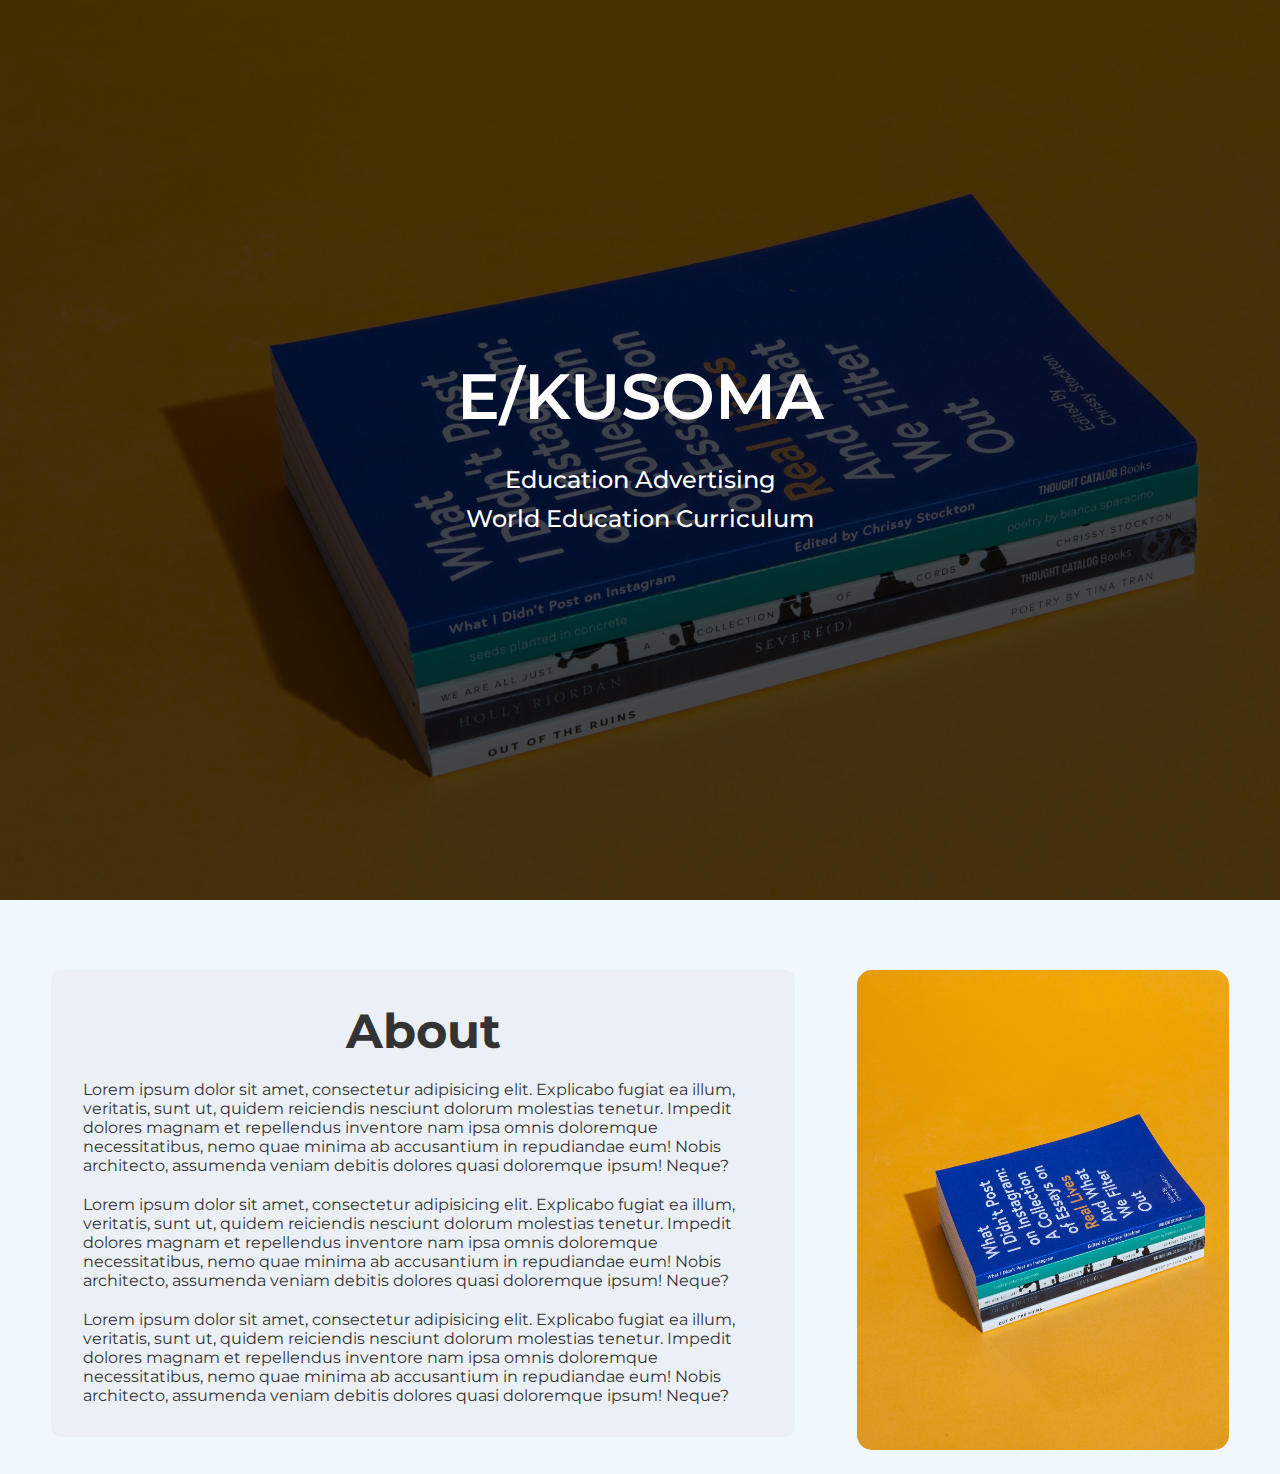
<file: index.html>
<!DOCTYPE html>
<html lang="en">
<head>
  <meta charset="UTF-8">
  <meta name="viewport" content="width=device-width, initial-scale=1.0">
  <title>E/KUSOMA</title>
  <link rel="stylesheet" href="style.css">
</head>
<body>
  <header>
    <h1 class="heading1">E/KUSOMA</h1>
    <div class="one">
      <div class="two">
        <h2 class="heading2">Education Advertising</h2>
        <h2 class="heading2">World Education Curriculum</h2>
      </div>
    </div>
  </header>

  <section class="about">
    <div class="words">
        <h1>About</h1>
        <p>Lorem ipsum dolor sit amet, consectetur adipisicing elit. Explicabo fugiat ea illum, veritatis, sunt ut, quidem reiciendis nesciunt dolorum molestias tenetur. Impedit dolores magnam et repellendus inventore nam ipsa omnis doloremque necessitatibus, nemo quae minima ab accusantium in repudiandae eum! Nobis architecto, assumenda veniam debitis dolores quasi doloremque ipsum! Neque?</p>
        <p>Lorem ipsum dolor sit amet, consectetur adipisicing elit. Explicabo fugiat ea illum, veritatis, sunt ut, quidem reiciendis nesciunt dolorum molestias tenetur. Impedit dolores magnam et repellendus inventore nam ipsa omnis doloremque necessitatibus, nemo quae minima ab accusantium in repudiandae eum! Nobis architecto, assumenda veniam debitis dolores quasi doloremque ipsum! Neque?</p>
        <p>Lorem ipsum dolor sit amet, consectetur adipisicing elit. Explicabo fugiat ea illum, veritatis, sunt ut, quidem reiciendis nesciunt dolorum molestias tenetur. Impedit dolores magnam et repellendus inventore nam ipsa omnis doloremque necessitatibus, nemo quae minima ab accusantium in repudiandae eum! Nobis architecto, assumenda veniam debitis dolores quasi doloremque ipsum! Neque?</p>
    </div>
    <div class="image">
        <img src="book-2.jpg" alt="" width="300px" height="300px">
    </div>
  </section>
</body>
</html>
</file>
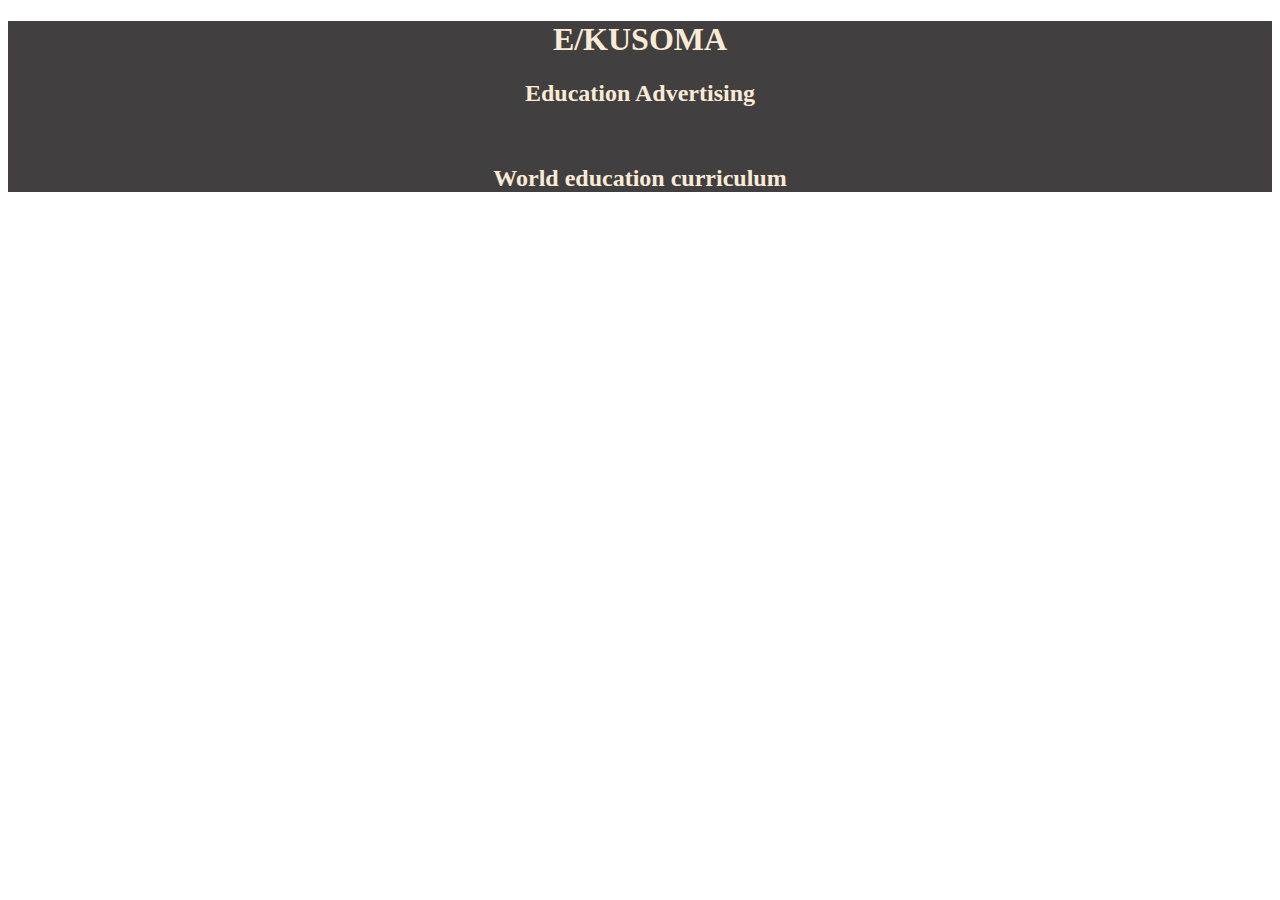
<file: kusoma.html>
<!DOCTYPE html>
<html lang="en">
<head>
    <meta charset="UTF-8">
    <meta name="viewport" content="width=device-width, initial-scale=1.0">
    <title>Document</title>
    <style>
        header{
            background-image: url('');
            background-color: rgb(65, 63, 63);
            background-blend-mode: overlay;
            background-repeat: no-repeat;
            color: antiquewhite;
            text-align: center;
        }
    </style>
</head>
<body>
    <header>
        <h1>E/KUSOMA</h1>
        <div class="one">
            <div class="two"><h2>Education Advertising</h2><br><h2>World education curriculum</h2></div>
        </div>
    </header>
</body>
</html>
</file>
<file: style.css>
@import url('https://fonts.googleapis.com/css2?family=Montserrat:ital,wght@0,100..900;1,100..900&display=swap');

* {
    margin: 0;
    padding: 0;
    box-sizing: border-box;
  }

  body {
    font-family:'Montserrat', Arial, sans-serif;
    background-color: aliceblue;
  }

  header {
    height: 100vh;
    width: 100%;
    background-image: url('book-2.jpg');
    background-color: rgba(0,0,0,.7); 
    background-repeat: no-repeat;
    background-size: cover;
    background-position: center;
    background-blend-mode: overlay;
    display: flex;
    flex-direction: column;
    align-items: center;
    justify-content: center;
    text-align: center;
    color:#fff;
  }

  .heading1{
    font-size:4em;
    font-weight:600;
  }

  .heading2{
    font-size:3em;
    font-weight:500;
  }

  .one {
    margin-top: 20px;
  }

  .two h2 {
    font-size: 24px;
    margin: 10px 0;
  }

  h1 {
    font-size: 48px;
    font-weight: bold;
  }

  .about{
    margin-top:50px;
    width:100%;
    height:50%;
    display:flex;
    justify-content: center;
    justify-content: space-around;
    padding:20px;
  }

  .words{
    width:60%;
    height: 1000%;
    background-color: rgb(234, 240, 245) ;
    border-radius: 10px;
    box-shadow: rgb(233, 228, 228);
    padding:2em;
    color:#333;
   
  }

  .image{
    width:30%;
  }

  .image > img{
    width:100%;
    height:30em;
    border-radius: 15px;
  }

  .words > p{
    margin-top:20px;
  }

  .words > h1{
    display: block;
    text-align:center;
  }
</file>
